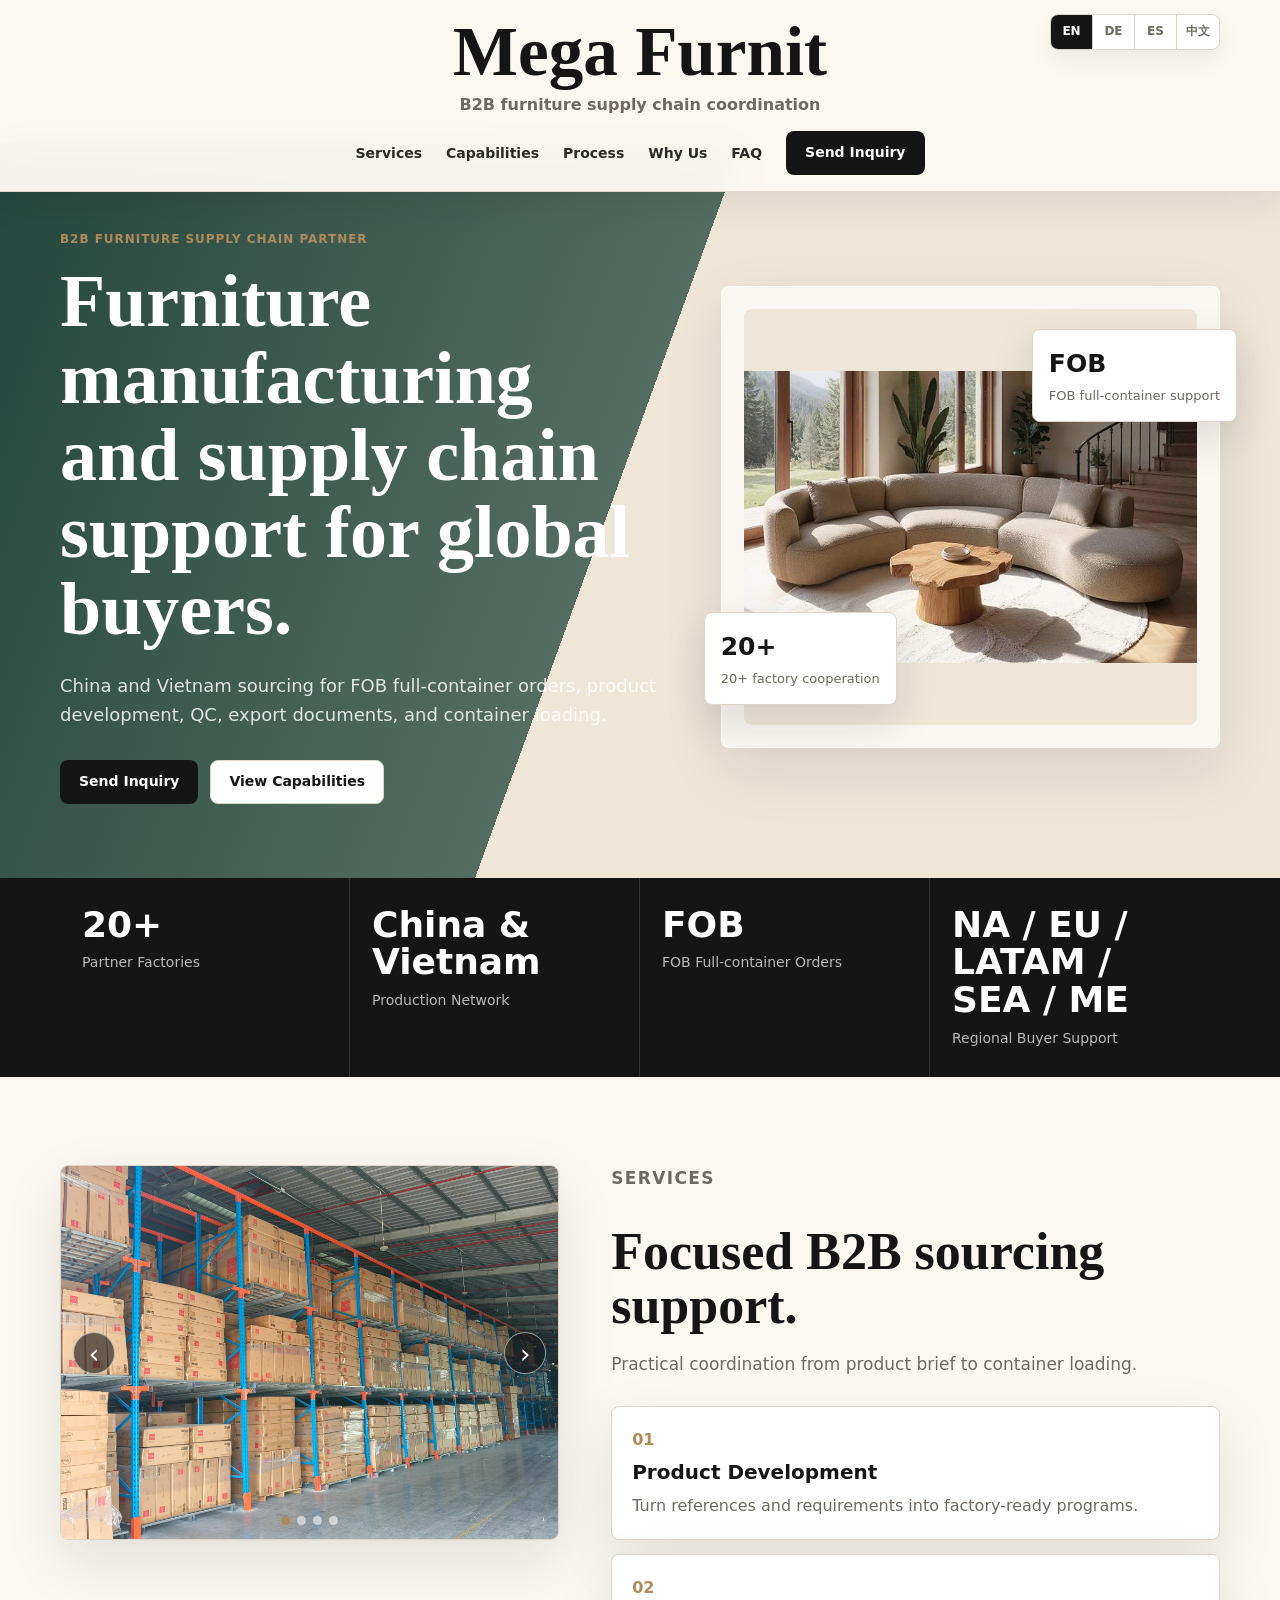
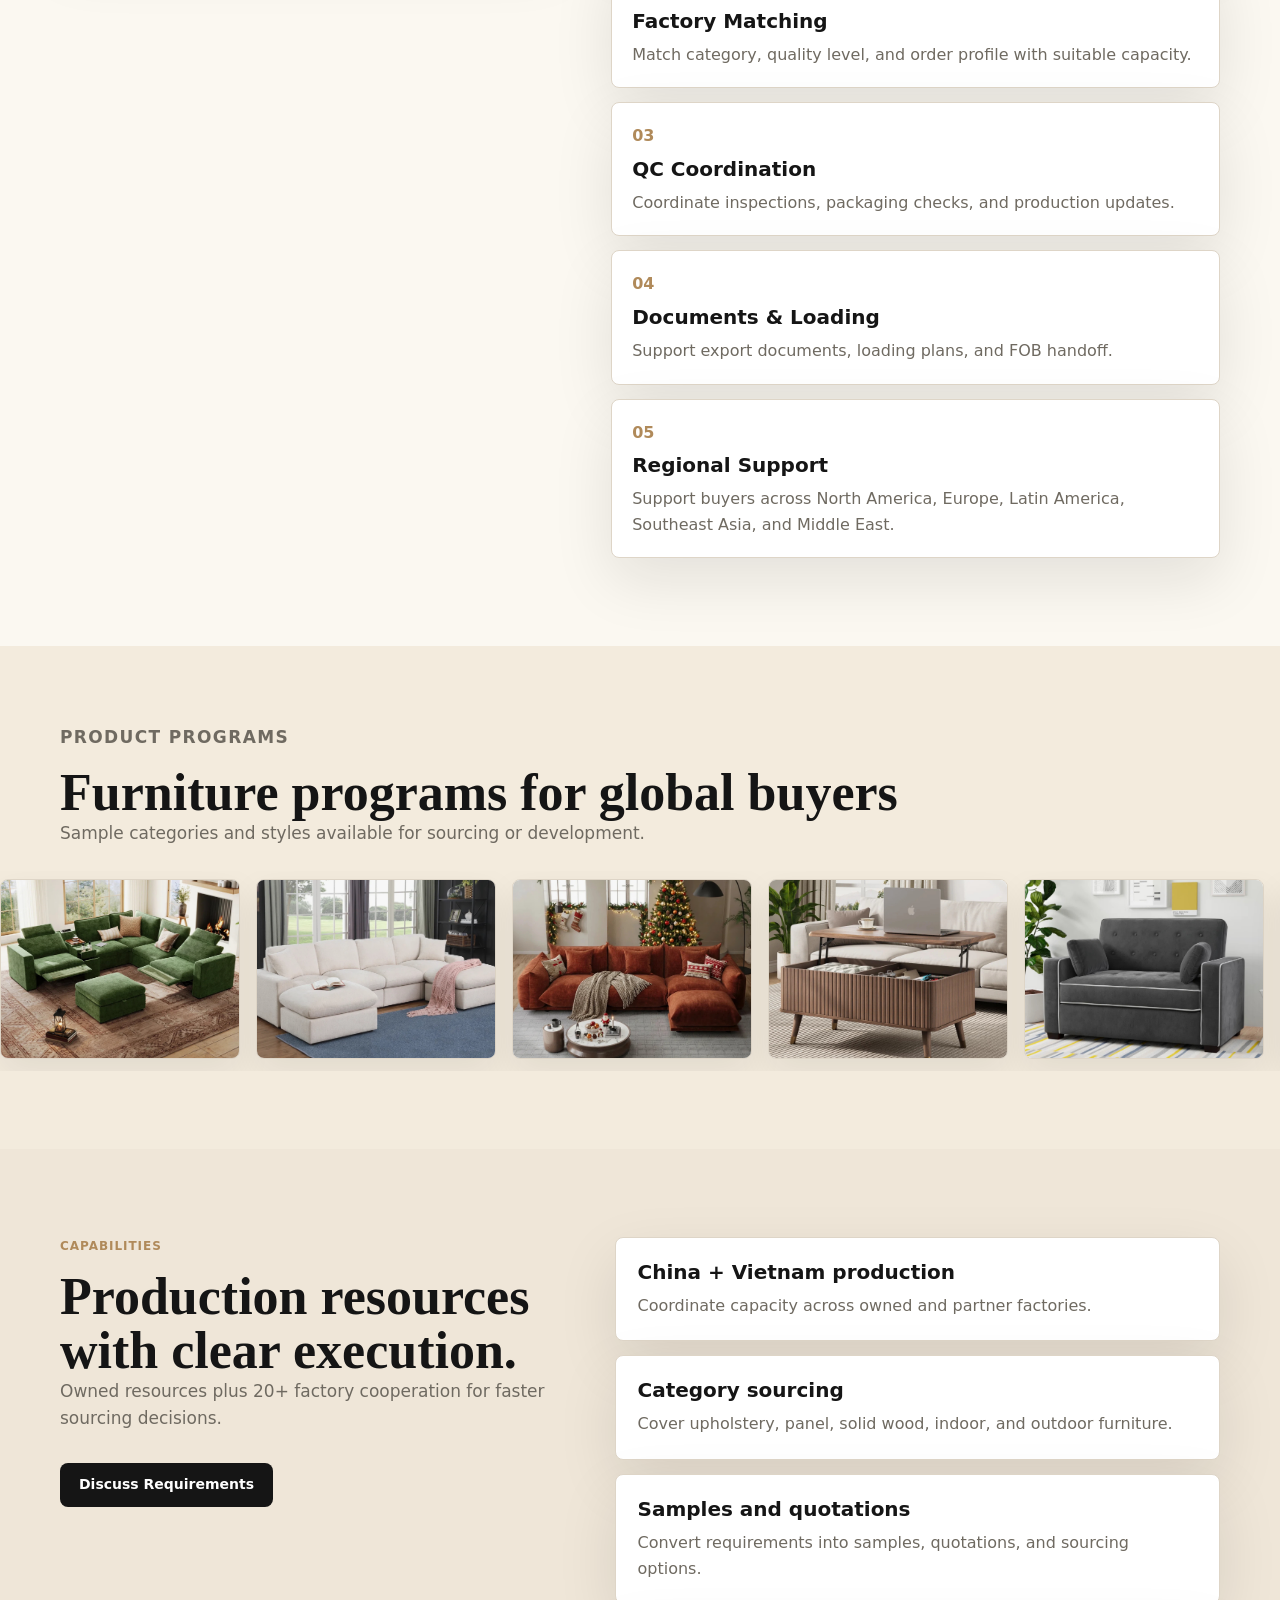
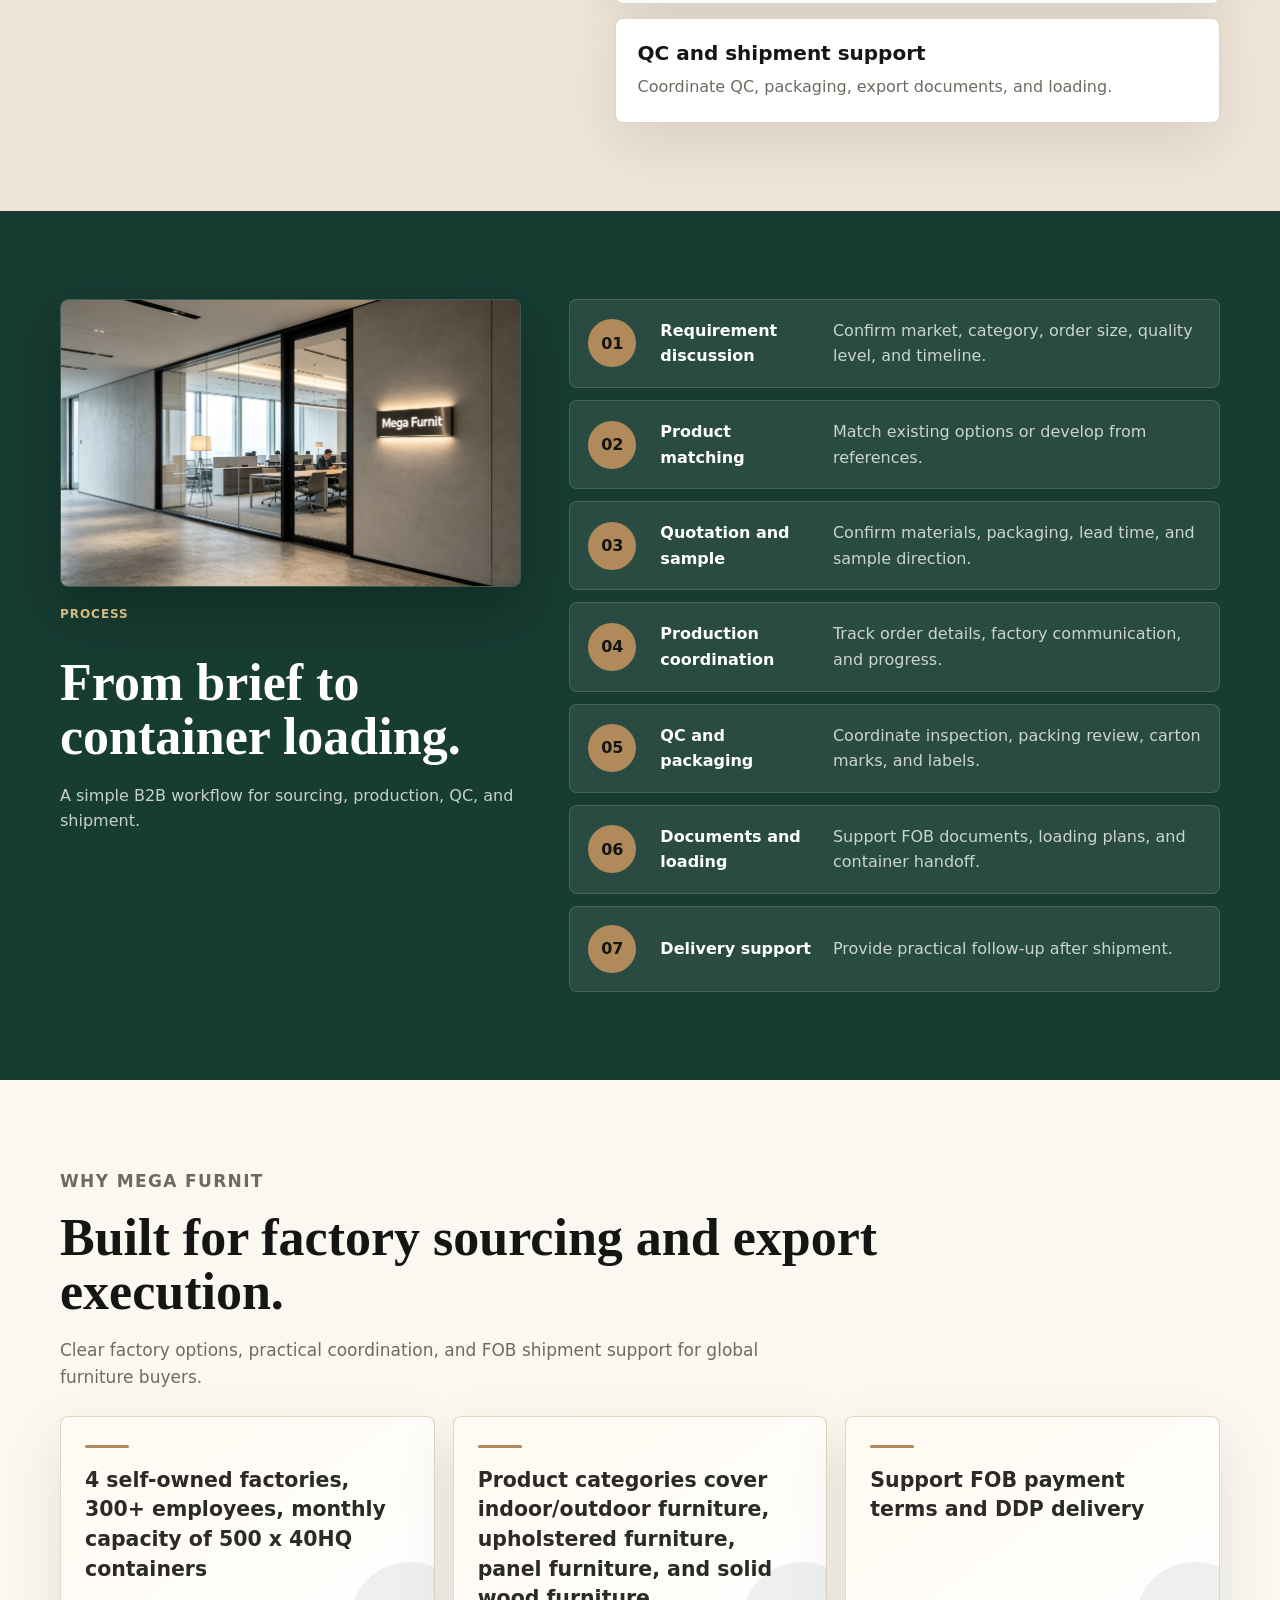
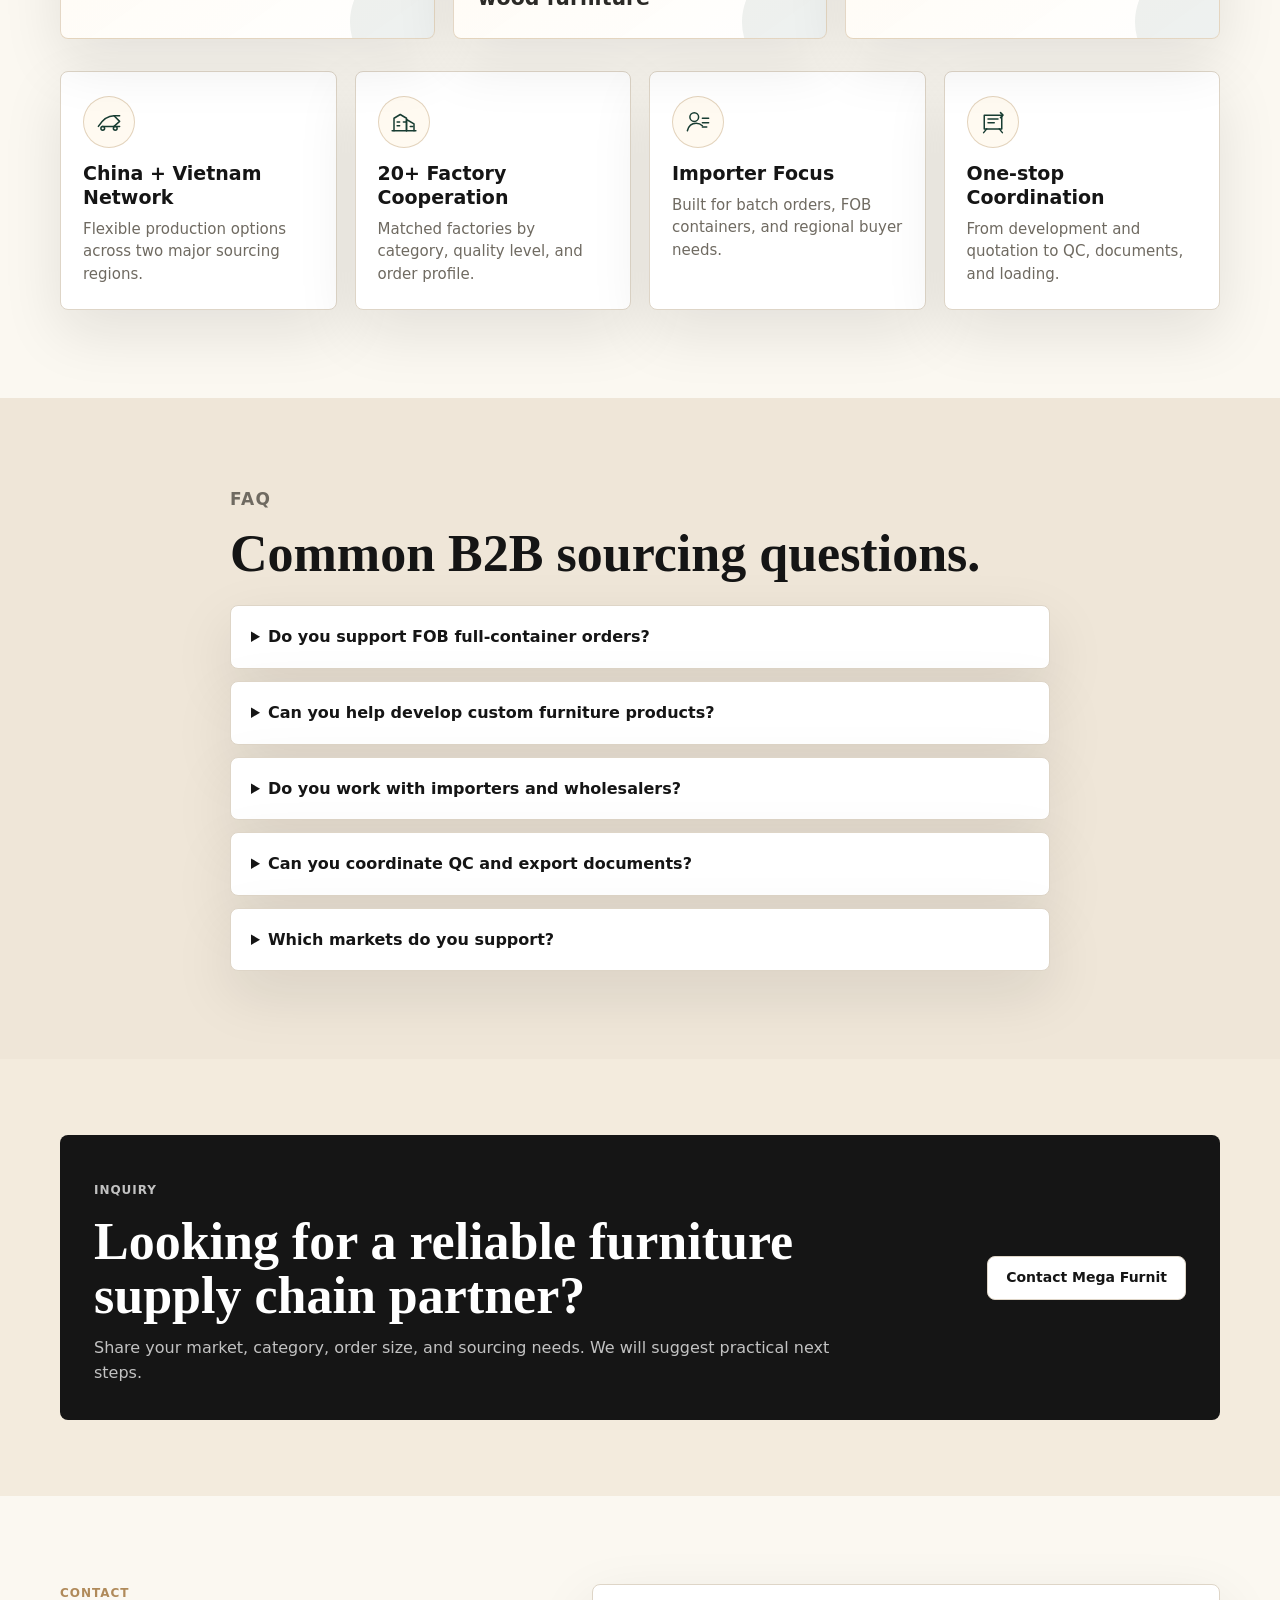
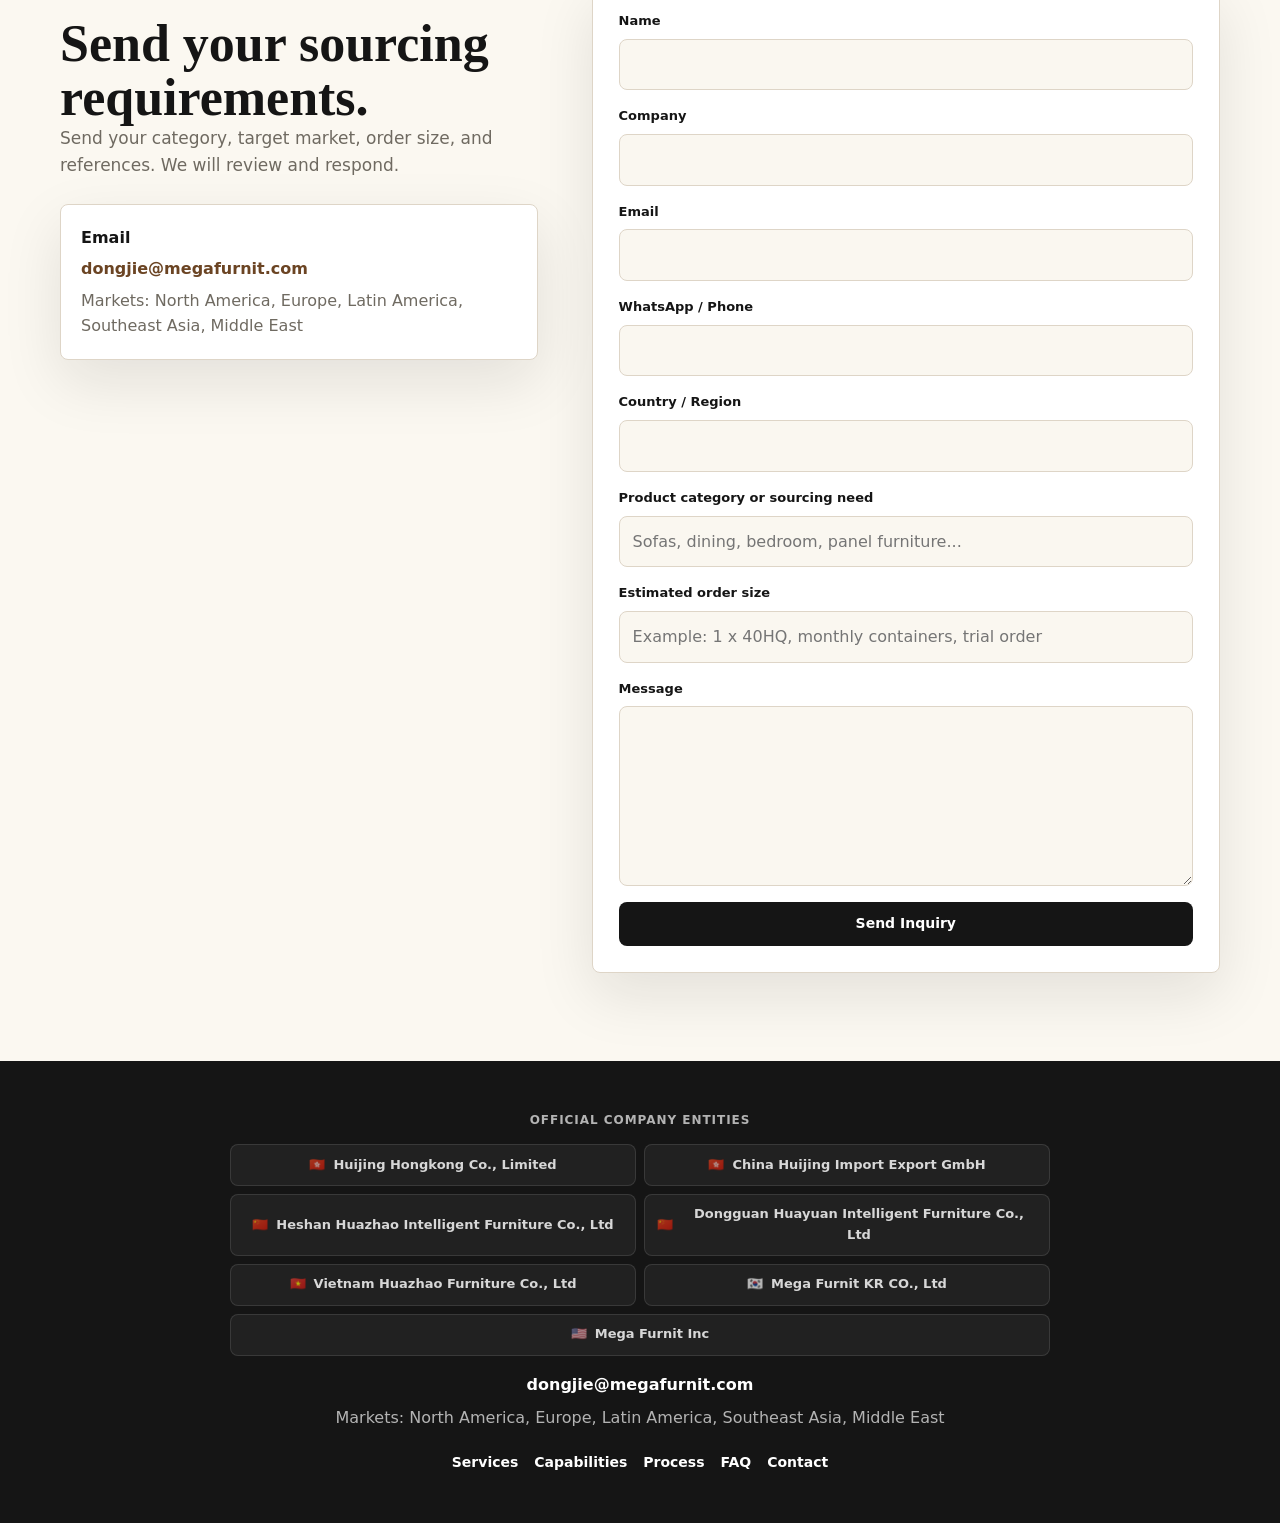
<file: index.html>
<!doctype html>
<html lang="en">
<head>
  <meta charset="utf-8">
  <meta name="viewport" content="width=device-width, initial-scale=1">
  <title>Mega Furnit | Furniture Manufacturing & Supply Chain Support</title>
  <meta name="description" content="Mega Furnit provides B2B furniture manufacturing and supply chain support across China, Vietnam, and 20+ partner factories for global importers, wholesalers, retailers, and distributors.">
  <link rel="canonical" href="https://megafurnit.com/">
  <meta property="og:title" content="Mega Furnit | Furniture Manufacturing & Supply Chain Support">
  <meta property="og:description" content="Professional furniture manufacturing and supply chain coordination for global B2B buyers, FOB full-container orders, product development, QC, export documents, and loading support.">
  <meta property="og:type" content="website">
  <meta property="og:url" content="https://megafurnit.com/">
  <meta property="og:image" content="https://megafurnit.com/assets/images/placeholder-furniture.svg">
  <meta name="twitter:card" content="summary_large_image">
  <link rel="icon" type="image/png" href="assets/images/favicon.png">
  <link rel="apple-touch-icon" href="assets/images/favicon.png">
  <link rel="stylesheet" href="assets/css/styles.css">
</head>
<body>
  <a class="skip-link" href="#main" data-i18n="skipLink">Skip to content</a>
  <header class="site-header">
    <div class="language-switcher" aria-label="Language selector">
      <button type="button" data-lang="en" aria-pressed="true">EN</button>
      <button type="button" data-lang="de" aria-pressed="false">DE</button>
      <button type="button" data-lang="es" aria-pressed="false">ES</button>
      <button type="button" data-lang="zh" aria-pressed="false">中文</button>
    </div>
    <nav class="nav container" aria-label="Primary navigation">
      <a class="brand" href="#top" aria-label="Mega Furnit home">
        <strong>Mega Furnit</strong>
        <span data-i18n="brandSubtitle">B2B furniture supply chain coordination</span>
      </a>
      <button class="nav-toggle" type="button" aria-expanded="false" aria-controls="primary-menu" data-i18n="menu">Menu</button>
      <div class="nav-links" id="primary-menu">
        <a href="#services" data-i18n="navServices">Services</a>
        <a href="#capabilities" data-i18n="navCapabilities">Capabilities</a>
        <a href="#process" data-i18n="navProcess">Process</a>
        <a href="#why" data-i18n="navWhy">Why Us</a>
        <a href="#faq" data-i18n="navFaq">FAQ</a>
        <a class="btn btn-primary" href="#inquiry" data-i18n="sendInquiry">Send Inquiry</a>
      </div>
    </nav>
  </header>

  <main id="main">
    <section class="hero" id="top">
      <div class="container hero-grid">
        <div class="hero-copy">
          <p class="eyebrow" data-i18n="heroEyebrow">B2B furniture supply chain partner</p>
          <h1 data-i18n="heroTitle">Furniture manufacturing and supply chain support for global buyers.</h1>
          <p class="hero-text" data-i18n="heroText">China and Vietnam sourcing for FOB full-container orders, product development, QC, export documents, and container loading.</p>
          <div class="actions">
            <a class="btn btn-primary" href="#inquiry" data-i18n="sendInquiry">Send Inquiry</a>
            <a class="btn btn-secondary" href="#capabilities" data-i18n="viewCapabilities">View Capabilities</a>
          </div>
        </div>
        <div class="hero-visual" aria-label="Furniture manufacturing and container supply chain visual">
          <img src="assets/images/placeholder-furniture.svg" data-expected-src="assets/images/hero-sofa.jpg" alt="Sofa program visual for Mega Furnit supply chain support">
          <div class="visual-card visual-card-top">
            <strong>FOB</strong>
            <span data-i18n="heroCardTop">FOB full-container support</span>
          </div>
          <div class="visual-card visual-card-bottom">
            <strong>20+</strong>
            <span data-i18n="heroCardBottom">20+ factory cooperation</span>
          </div>
        </div>
      </div>
    </section>

    <section class="numbers" aria-label="Core company numbers">
      <div class="container number-grid">
        <article>
          <strong>20+</strong>
          <span data-i18n="metricFactories">Partner Factories</span>
        </article>
        <article>
          <strong data-i18n="metricNetworkTitle">China & Vietnam</strong>
          <span data-i18n="metricNetwork">Production Network</span>
        </article>
        <article>
          <strong>FOB</strong>
          <span data-i18n="metricFob">FOB Full-container Orders</span>
        </article>
        <article>
          <strong data-i18n="metricRegionsShort">NA / EU / LATAM / SEA / ME</strong>
          <span data-i18n="metricRegions">Regional Buyer Support</span>
        </article>
      </div>
    </section>

    <section class="section services-section" id="services">
      <div class="container services-layout">
        <div class="carousel" data-carousel>
          <div class="carousel-track">
            <button class="carousel-slide is-active" type="button" data-lightbox-src="assets/images/placeholder-furniture.svg" data-expected-src="assets/images/factory-warehouse-01.jpg">
              <img src="assets/images/placeholder-furniture.svg" alt="Warehouse shelves with boxes placeholder">
            </button>
            <button class="carousel-slide" type="button" data-lightbox-src="assets/images/placeholder-furniture.svg" data-expected-src="assets/images/factory-wood-frame-01.jpg">
              <img src="assets/images/placeholder-furniture.svg" alt="Wooden frame and packaging production placeholder">
            </button>
            <button class="carousel-slide" type="button" data-lightbox-src="assets/images/placeholder-furniture.svg" data-expected-src="assets/images/factory-sewing-01.jpg">
              <img src="assets/images/placeholder-furniture.svg" alt="Sewing workshop placeholder">
            </button>
            <button class="carousel-slide" type="button" data-lightbox-src="assets/images/placeholder-furniture.svg" data-expected-src="assets/images/factory-wood-panel-01.jpg">
              <img src="assets/images/placeholder-furniture.svg" alt="Wooden panel and pallet production placeholder">
            </button>
          </div>
          <button class="carousel-control carousel-prev" type="button" data-carousel-prev aria-label="Previous image">&lsaquo;</button>
          <button class="carousel-control carousel-next" type="button" data-carousel-next aria-label="Next image">&rsaquo;</button>
          <div class="carousel-dots" aria-label="Carousel slide controls"></div>
        </div>

        <div class="services-copy">
          <p class="eyebrow" data-i18n="servicesEyebrow">Services</p>
          <h2 data-i18n="servicesTitle">Focused B2B sourcing support.</h2>
          <p data-i18n="servicesText">Practical coordination from product brief to container loading.</p>
          <div class="service-list">
            <article><span>01</span><h3 data-i18n="serviceOneTitle">Product Development</h3><p data-i18n="serviceOneText">Turn references and requirements into factory-ready programs.</p></article>
            <article><span>02</span><h3 data-i18n="serviceTwoTitle">Factory Matching</h3><p data-i18n="serviceTwoText">Match category, quality level, and order profile with suitable capacity.</p></article>
            <article><span>03</span><h3 data-i18n="serviceThreeTitle">QC Coordination</h3><p data-i18n="serviceThreeText">Coordinate inspection points, packaging checks, and production updates.</p></article>
            <article><span>04</span><h3 data-i18n="serviceFourTitle">Documents & Loading</h3><p data-i18n="serviceFourText">Support export documents, loading plans, and FOB handoff.</p></article>
            <article><span>05</span><h3 data-i18n="serviceFiveTitle">Regional Support</h3><p data-i18n="serviceFiveText">Support buyers across North America, Europe, Latin America, Southeast Asia, and Middle East.</p></article>
          </div>
        </div>
      </div>
    </section>

    <section class="product-strip-section" id="product-programs">
      <div class="container">
        <div class="section-head single">
          <p class="eyebrow" data-i18n="productsEyebrow">Product programs</p>
          <h2 data-i18n="productsTitle">Furniture programs for global buyers</h2>
          <p data-i18n="productsText">Sample categories and styles available for sourcing or development.</p>
        </div>
      </div>
      <div class="product-strip" aria-label="Furniture product image strip">
        <button type="button" data-lightbox-src="assets/images/placeholder-furniture.svg" data-expected-src="assets/images/product-sofa-green-sectional.jpg"><img src="assets/images/placeholder-furniture.svg" alt="Green sectional sofa placeholder"></button>
        <button type="button" data-lightbox-src="assets/images/placeholder-furniture.svg" data-expected-src="assets/images/product-sofa-white-sectional.jpg"><img src="assets/images/placeholder-furniture.svg" alt="White sectional sofa placeholder"></button>
        <button type="button" data-lightbox-src="assets/images/placeholder-furniture.svg" data-expected-src="assets/images/product-sofa-red-holiday.jpg"><img src="assets/images/placeholder-furniture.svg" alt="Red holiday sofa placeholder"></button>
        <button type="button" data-lightbox-src="assets/images/placeholder-furniture.svg" data-expected-src="assets/images/product-coffee-table-lift.jpg"><img src="assets/images/placeholder-furniture.svg" alt="Lift-top coffee table placeholder"></button>
        <button type="button" data-lightbox-src="assets/images/placeholder-furniture.svg" data-expected-src="assets/images/product-sofa-bed-gray.jpg"><img src="assets/images/placeholder-furniture.svg" alt="Gray sofa bed placeholder"></button>
        <button type="button" data-lightbox-src="assets/images/placeholder-furniture.svg" data-expected-src="assets/images/product-sofa-bed-brown.jpg"><img src="assets/images/placeholder-furniture.svg" alt="Dark sofa bed placeholder"></button>
        <button type="button" data-lightbox-src="assets/images/placeholder-furniture.svg" data-expected-src="assets/images/product-accent-chair-green.jpg"><img src="assets/images/placeholder-furniture.svg" alt="Green accent chair placeholder"></button>
        <button type="button" data-lightbox-src="assets/images/placeholder-furniture.svg" data-expected-src="assets/images/product-dining-set-green.jpg"><img src="assets/images/placeholder-furniture.svg" alt="Dining table and chairs placeholder"></button>
        <button type="button" data-lightbox-src="assets/images/placeholder-furniture.svg" data-expected-src="assets/images/product-glass-coffee-table.jpg"><img src="assets/images/placeholder-furniture.svg" alt="Glass coffee table placeholder"></button>
      </div>
    </section>

    <section class="section section-split" id="capabilities">
      <div class="container split-grid">
        <div>
          <p class="eyebrow" data-i18n="capabilitiesEyebrow">Capabilities</p>
          <h2 data-i18n="capabilitiesTitle">Production resources with clear execution.</h2>
          <p class="lead" data-i18n="capabilitiesText">Owned resources plus 20+ factory cooperation for faster sourcing decisions.</p>
          <div class="actions">
            <a class="btn btn-primary" href="#inquiry" data-i18n="discussRequirements">Discuss Requirements</a>
          </div>
        </div>
        <div class="capability-list">
          <article><h3 data-i18n="capOneTitle">China + Vietnam production</h3><p data-i18n="capOneText">Coordinate capacity across owned and partner factories.</p></article>
          <article><h3 data-i18n="capTwoTitle">Category sourcing</h3><p data-i18n="capTwoText">Cover upholstery, panel, solid wood, indoor, and outdoor furniture.</p></article>
          <article><h3 data-i18n="capThreeTitle">Samples and quotations</h3><p data-i18n="capThreeText">Convert requirements into samples, quotations, and sourcing options.</p></article>
          <article><h3 data-i18n="capFourTitle">QC and shipment support</h3><p data-i18n="capFourText">Coordinate QC, packaging, export documents, and loading.</p></article>
        </div>
      </div>
    </section>

    <section class="section process-section" id="process">
      <div class="container process-grid">
        <div class="process-intro">
          <img src="assets/images/placeholder-furniture.svg" data-expected-src="assets/images/office-mega-furnit-front.jpg" alt="Mega Furnit office front placeholder">
          <p class="eyebrow" data-i18n="processEyebrow">Process</p>
          <h2 data-i18n="processTitle">From brief to container loading.</h2>
          <p data-i18n="processText">A simple B2B workflow for sourcing, production, QC, and shipment.</p>
        </div>
        <ol class="process-list">
          <li><span>01</span><strong data-i18n="stepOneTitle">Requirement discussion</strong><p data-i18n="stepOneText">Confirm market, category, order size, quality level, and timeline.</p></li>
          <li><span>02</span><strong data-i18n="stepTwoTitle">Product matching</strong><p data-i18n="stepTwoText">Match existing options or develop from references.</p></li>
          <li><span>03</span><strong data-i18n="stepThreeTitle">Quotation and sample</strong><p data-i18n="stepThreeText">Confirm materials, packaging, lead time, and sample direction.</p></li>
          <li><span>04</span><strong data-i18n="stepFourTitle">Production coordination</strong><p data-i18n="stepFourText">Track order details, factory communication, and progress.</p></li>
          <li><span>05</span><strong data-i18n="stepFiveTitle">QC and packaging</strong><p data-i18n="stepFiveText">Coordinate inspection, packing review, carton marks, and labels.</p></li>
          <li><span>06</span><strong data-i18n="stepSixTitle">Documents and loading</strong><p data-i18n="stepSixText">Support FOB documents, loading plans, and container handoff.</p></li>
          <li><span>07</span><strong data-i18n="stepSevenTitle">Delivery support</strong><p data-i18n="stepSevenText">Provide practical follow-up after shipment.</p></li>
        </ol>
      </div>
    </section>

    <section class="section why-section" id="why">
      <div class="container">
        <div class="section-head single why-intro">
          <p class="eyebrow" data-i18n="whyEyebrow">Why Mega Furnit</p>
          <h2 data-i18n="whyTitle">Built for factory sourcing and export execution.</h2>
          <p data-i18n="whyText">Clear factory options, practical coordination, and FOB shipment support for global furniture buyers.</p>
        </div>
        <ul class="why-summary-grid" data-i18n-list="whySummary" aria-label="Mega Furnit capability summary">
          <li>4 self-owned factories, 300+ employees, monthly capacity of 500 x 40HQ containers</li>
          <li>Product categories cover indoor/outdoor furniture, upholstered furniture, panel furniture, and solid wood furniture</li>
          <li>Support FOB payment terms and DDP delivery</li>
        </ul>
        <div class="reason-grid">
          <article class="reason-card"><span class="reason-icon" aria-hidden="true"><svg viewBox="0 0 48 48" focusable="false"><path d="M7 31c7-11 15-17 25-17h9"/><path d="M13 31h28"/><path d="M32 14l9 9-9 8"/><circle cx="14" cy="34" r="3"/><circle cx="34" cy="34" r="3"/></svg></span><h3 data-i18n="whyOneTitle">China + Vietnam Network</h3><p data-i18n="whyOneText">Flexible production options across two major sourcing regions.</p></article>
          <article class="reason-card"><span class="reason-icon" aria-hidden="true"><svg viewBox="0 0 48 48" focusable="false"><path d="M8 38V18l10-6 10 6v20"/><path d="M28 38V20l12 7v11"/><path d="M13 24h4M13 30h4M23 24h4M34 31h4"/><path d="M5 38h38"/></svg></span><h3 data-i18n="whyTwoTitle">20+ Factory Cooperation</h3><p data-i18n="whyTwoText">Matched factories by category, quality level, and order profile.</p></article>
          <article class="reason-card"><span class="reason-icon" aria-hidden="true"><svg viewBox="0 0 48 48" focusable="false"><circle cx="18" cy="16" r="7"/><path d="M7 38c2-8 7-12 14-12 4 0 7 1 10 4"/><path d="M31 18h10M31 25h10M31 32h7"/></svg></span><h3 data-i18n="whyThreeTitle">Importer Focus</h3><p data-i18n="whyThreeText">Built for batch orders, FOB containers, and regional buyer needs.</p></article>
          <article class="reason-card"><span class="reason-icon" aria-hidden="true"><svg viewBox="0 0 48 48" focusable="false"><path d="M10 13h28v22H10z"/><path d="M16 19h16M16 25h10"/><path d="M14 35l-5 6M34 35l5 6"/><path d="M36 9l4 4-4 4"/></svg></span><h3 data-i18n="whyFourTitle">One-stop Coordination</h3><p data-i18n="whyFourText">From development and quotation to QC, documents, and loading.</p></article>
        </div>
      </div>
    </section>

    <section class="section faq-section" id="faq">
      <div class="container narrow">
        <div class="section-head single">
          <p class="eyebrow" data-i18n="faqEyebrow">FAQ</p>
          <h2 data-i18n="faqTitle">Common B2B sourcing questions.</h2>
        </div>
        <div class="faq-list">
          <details><summary data-i18n="faqOneQ">Do you support FOB full-container orders?</summary><p data-i18n="faqOneA">Yes. We coordinate FOB full-container orders from production to loading.</p></details>
          <details><summary data-i18n="faqTwoQ">Can you help develop custom furniture products?</summary><p data-i18n="faqTwoA">Yes. We turn references, specs, and target needs into factory-ready development.</p></details>
          <details><summary data-i18n="faqThreeQ">Do you work with importers and wholesalers?</summary><p data-i18n="faqThreeA">Yes. We serve importers, wholesalers, retailers, distributors, and sourcing teams.</p></details>
          <details><summary data-i18n="faqFourQ">Can you coordinate QC and export documents?</summary><p data-i18n="faqFourA">Yes. We coordinate QC, packaging checks, export documents, and loading.</p></details>
          <details><summary data-i18n="faqFiveQ">Which markets do you support?</summary><p data-i18n="faqFiveA">We support North America, Europe, Latin America, Southeast Asia, Middle East, and other international markets.</p></details>
        </div>
      </div>
    </section>

    <section class="inquiry-cta" id="inquiry">
      <div class="container cta-panel">
        <div>
          <p class="eyebrow" data-i18n="inquiryEyebrow">Inquiry</p>
          <h2 data-i18n="inquiryTitle">Looking for a reliable furniture supply chain partner?</h2>
          <p data-i18n="inquiryText">Share your market, category, order size, and sourcing needs. We will suggest practical next steps.</p>
        </div>
        <a class="btn btn-secondary" href="#contact" data-i18n="contactMega">Contact Mega Furnit</a>
      </div>
    </section>

    <section class="section contact-section" id="contact">
      <div class="container contact-grid">
        <div>
          <p class="eyebrow" data-i18n="contactEyebrow">Contact</p>
          <h2 data-i18n="contactTitle">Send your sourcing requirements.</h2>
          <p class="lead" data-i18n="contactText">Send your category, target market, order size, and references. We will review and respond.</p>
          <div class="contact-note">
            <strong data-i18n="emailLabel">Email</strong>
            <a href="mailto:dongjie@megafurnit.com">dongjie@megafurnit.com</a>
            <span data-i18n="marketsLine">Markets: North America, Europe, Latin America, Southeast Asia, Middle East</span>
          </div>
        </div>

        <form class="contact-form" name="inquiry" method="POST" data-netlify="true" netlify-honeypot="bot-field" action="/thank-you.html">
          <input type="hidden" name="form-name" value="inquiry">
          <p class="hidden">
            <label>Don't fill this out if you're human: <input name="bot-field"></label>
          </p>

          <div class="field"><label for="name" data-i18n="formName">Name</label><input id="name" name="name" type="text" autocomplete="name" required></div>
          <div class="field"><label for="company" data-i18n="formCompany">Company</label><input id="company" name="company" type="text" autocomplete="organization"></div>
          <div class="field"><label for="email" data-i18n="formEmail">Email</label><input id="email" name="email" type="email" autocomplete="email" required></div>
          <div class="field"><label for="phone" data-i18n="formPhone">WhatsApp / Phone</label><input id="phone" name="phone" type="text" autocomplete="tel"></div>
          <div class="field"><label for="country" data-i18n="formCountry">Country / Region</label><input id="country" name="country" type="text" autocomplete="country-name"></div>
          <div class="field"><label for="category" data-i18n="formCategory">Product category or sourcing need</label><input id="category" name="category" type="text" data-i18n-placeholder="formCategoryPlaceholder" placeholder="Sofas, dining, bedroom, panel furniture..."></div>
          <div class="field"><label for="order-size" data-i18n="formOrderSize">Estimated order size</label><input id="order-size" name="order-size" type="text" data-i18n-placeholder="formOrderPlaceholder" placeholder="Example: 1 x 40HQ, monthly containers, trial order"></div>
          <div class="field"><label for="message" data-i18n="formMessage">Message</label><textarea id="message" name="message" rows="6" required></textarea></div>
          <button class="btn btn-primary" type="submit" data-i18n="sendInquiry">Send Inquiry</button>
        </form>
      </div>
    </section>
  </main>

  <footer class="site-footer">
    <div class="container footer-centered">
      <div class="footer-entities">
        <p class="footer-entities-title" data-i18n="footerEntitiesTitle">Official Company Entities</p>
        <ul class="company-entity-list" aria-label="Official company entities">
          <li><span aria-hidden="true">🇭🇰</span> Huijing Hongkong Co., Limited</li>
          <li><span aria-hidden="true">🇭🇰</span> China Huijing Import Export GmbH</li>
          <li><span aria-hidden="true">🇨🇳</span> Heshan Huazhao Intelligent Furniture Co., Ltd</li>
          <li><span aria-hidden="true">🇨🇳</span> Dongguan Huayuan Intelligent Furniture Co., Ltd</li>
          <li><span aria-hidden="true">🇻🇳</span> Vietnam Huazhao Furniture Co., Ltd</li>
          <li><span aria-hidden="true">🇰🇷</span> Mega Furnit KR CO., Ltd</li>
          <li><span aria-hidden="true">🇺🇸</span> Mega Furnit Inc</li>
        </ul>
      </div>
      <a href="mailto:dongjie@megafurnit.com">dongjie@megafurnit.com</a>
      <span data-i18n="marketsLine">Markets: North America, Europe, Latin America, Southeast Asia, Middle East</span>
      <nav aria-label="Footer navigation">
        <a href="#services" data-i18n="navServices">Services</a>
        <a href="#capabilities" data-i18n="navCapabilities">Capabilities</a>
        <a href="#process" data-i18n="navProcess">Process</a>
        <a href="#faq" data-i18n="navFaq">FAQ</a>
        <a href="#contact" data-i18n="navContact">Contact</a>
      </nav>
    </div>
  </footer>

  <div class="lightbox" data-lightbox hidden>
    <button class="lightbox-close" type="button" data-lightbox-close aria-label="Close image">&times;</button>
    <img src="assets/images/placeholder-furniture.svg" alt="" data-lightbox-image>
  </div>

  <script src="assets/js/app.js"></script>
</body>
</html>
</file>
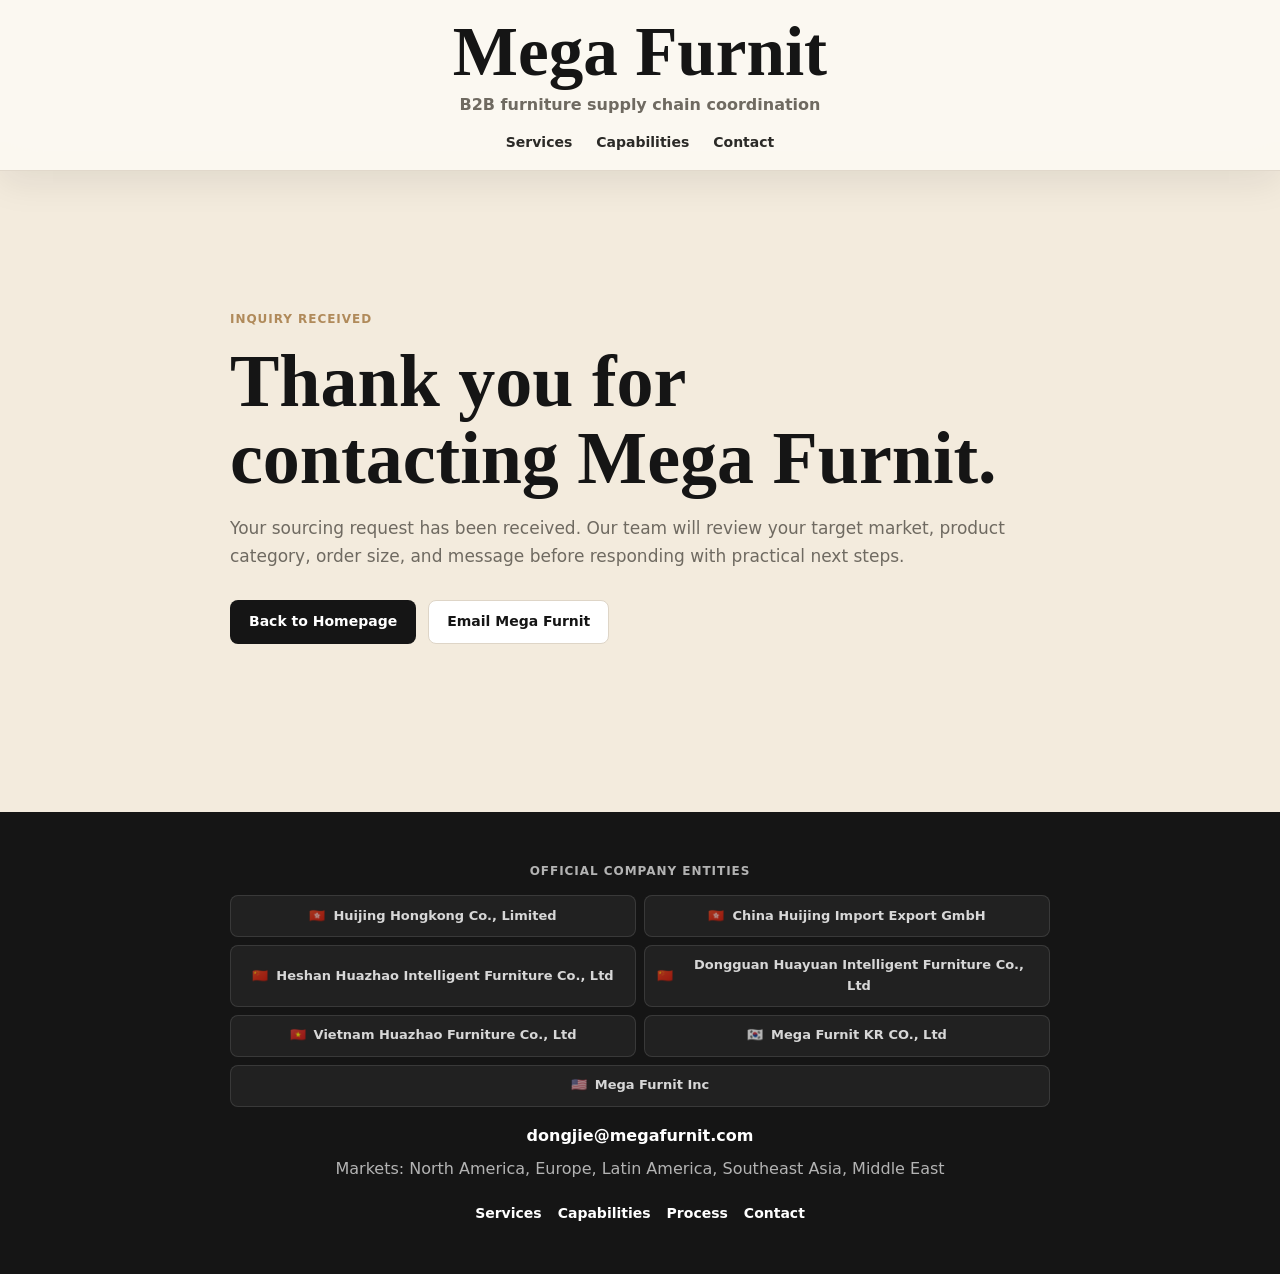
<file: thank-you.html>
<!doctype html>
<html lang="en">
<head>
  <meta charset="utf-8">
  <meta name="viewport" content="width=device-width, initial-scale=1">
  <title>Thank You | Mega Furnit</title>
  <meta name="description" content="Thank you for contacting Mega Furnit. We will review your B2B furniture sourcing inquiry and respond with next steps.">
  <meta name="robots" content="noindex, follow">
  <link rel="canonical" href="https://megafurnit.com/thank-you.html">
  <link rel="icon" type="image/png" href="assets/images/favicon.png">
  <link rel="apple-touch-icon" href="assets/images/favicon.png">
  <link rel="stylesheet" href="assets/css/styles.css">
</head>
<body>
  <a class="skip-link" href="#main">Skip to content</a>
  <header class="site-header">
    <nav class="nav container" aria-label="Primary navigation">
      <a class="brand" href="index.html">
        <strong>Mega Furnit</strong>
        <span>B2B furniture supply chain coordination</span>
      </a>
      <div class="nav-links is-simple">
        <a href="index.html#services">Services</a>
        <a href="index.html#capabilities">Capabilities</a>
        <a href="index.html#contact">Contact</a>
      </div>
    </nav>
  </header>

  <main id="main">
    <section class="thank-you">
      <div class="container narrow">
        <p class="eyebrow">Inquiry received</p>
        <h1>Thank you for contacting Mega Furnit.</h1>
        <p class="lead">Your sourcing request has been received. Our team will review your target market, product category, order size, and message before responding with practical next steps.</p>
        <div class="actions">
          <a class="btn btn-primary" href="index.html">Back to Homepage</a>
          <a class="btn btn-secondary" href="mailto:dongjie@megafurnit.com">Email Mega Furnit</a>
        </div>
      </div>
    </section>
  </main>

  <footer class="site-footer">
    <div class="container footer-centered">
      <div class="footer-entities">
        <p class="footer-entities-title">Official Company Entities</p>
        <ul class="company-entity-list" aria-label="Official company entities">
          <li><span aria-hidden="true">🇭🇰</span> Huijing Hongkong Co., Limited</li>
          <li><span aria-hidden="true">🇭🇰</span> China Huijing Import Export GmbH</li>
          <li><span aria-hidden="true">🇨🇳</span> Heshan Huazhao Intelligent Furniture Co., Ltd</li>
          <li><span aria-hidden="true">🇨🇳</span> Dongguan Huayuan Intelligent Furniture Co., Ltd</li>
          <li><span aria-hidden="true">🇻🇳</span> Vietnam Huazhao Furniture Co., Ltd</li>
          <li><span aria-hidden="true">🇰🇷</span> Mega Furnit KR CO., Ltd</li>
          <li><span aria-hidden="true">🇺🇸</span> Mega Furnit Inc</li>
        </ul>
      </div>
      <a href="mailto:dongjie@megafurnit.com">dongjie@megafurnit.com</a>
      <span>Markets: North America, Europe, Latin America, Southeast Asia, Middle East</span>
      <nav aria-label="Footer navigation">
        <a href="index.html#services">Services</a>
        <a href="index.html#capabilities">Capabilities</a>
        <a href="index.html#process">Process</a>
        <a href="index.html#contact">Contact</a>
      </nav>
    </div>
  </footer>
</body>
</html>
</file>
<file: assets/css/styles.css>
:root {
  --linen: #f3ebdd;
  --warm-linen: #efe6d8;
  --paper: #fbf8f1;
  --panel: #ffffff;
  --ink: #151515;
  --soft-ink: #2b2a27;
  --muted: #6f6a61;
  --line: #ded5c7;
  --green: #173c32;
  --green-2: #254f42;
  --walnut: #6b4423;
  --gold: #b08a5a;
  --shadow: 0 22px 60px rgba(21, 21, 21, 0.1);
  --radius: 8px;
  --container: 1160px;
  --header-offset: 142px;
  --font-body: Inter, ui-sans-serif, system-ui, -apple-system, BlinkMacSystemFont, "Segoe UI", Arial, sans-serif;
  --font-heading: Georgia, "Times New Roman", serif;
}

* {
  box-sizing: border-box;
}

html {
  scroll-behavior: smooth;
}

body {
  margin: 0;
  color: var(--ink);
  background: var(--paper);
  font-family: var(--font-body);
  line-height: 1.6;
}

img {
  display: block;
  max-width: 100%;
}

a {
  color: inherit;
  text-decoration: none;
}

button,
input,
textarea {
  font: inherit;
}

.container {
  width: min(var(--container), calc(100% - 40px));
  margin: 0 auto;
}

.narrow {
  width: min(820px, calc(100% - 40px));
}

.skip-link {
  position: absolute;
  left: 16px;
  top: -48px;
  z-index: 1100;
  padding: 10px 14px;
  background: var(--ink);
  color: #fff;
  border-radius: var(--radius);
}

.skip-link:focus {
  top: 12px;
}

.site-header {
  position: fixed;
  top: 0;
  left: 0;
  right: 0;
  z-index: 1000;
  background: rgba(251, 248, 241, 0.97);
  border-bottom: 1px solid rgba(222, 213, 199, 0.9);
  box-shadow: 0 12px 34px rgba(21, 21, 21, 0.08);
  backdrop-filter: blur(18px);
}

main {
  padding-top: var(--header-offset);
}

main > section[id] {
  scroll-margin-top: calc(var(--header-offset) + 18px);
}

.language-switcher {
  position: absolute;
  top: 14px;
  right: max(20px, calc((100vw - var(--container)) / 2));
  display: inline-flex;
  overflow: hidden;
  border: 1px solid var(--line);
  border-radius: var(--radius);
  background: #fff;
  box-shadow: 0 10px 24px rgba(21, 21, 21, 0.06);
}

.language-switcher button {
  min-width: 42px;
  height: 34px;
  border: 0;
  border-right: 1px solid var(--line);
  background: transparent;
  color: var(--muted);
  cursor: pointer;
  font-size: 12px;
  font-weight: 900;
}

.language-switcher button:last-child {
  border-right: 0;
}

.language-switcher button.is-active {
  background: var(--ink);
  color: #fff;
}

.nav {
  display: grid;
  justify-items: center;
  min-height: 142px;
  padding: 20px 0 16px;
  gap: 14px;
}

.brand {
  display: grid;
  justify-items: center;
  gap: 8px;
  text-align: center;
}

.brand strong {
  font-family: var(--font-heading);
  font-size: clamp(2.8rem, 5.4vw, 4.5rem);
  line-height: 0.92;
  letter-spacing: 0;
}

.brand span {
  color: var(--muted);
  font-size: clamp(13px, 1.25vw, 17px);
  font-weight: 650;
}

.nav-links {
  display: flex;
  align-items: center;
  justify-content: center;
  flex-wrap: wrap;
  gap: 24px;
  color: var(--soft-ink);
  font-size: 14px;
  font-weight: 900;
}

.nav-links a:not(.btn):hover,
.site-footer a:hover {
  color: var(--walnut);
}

.nav-toggle {
  display: none;
  min-height: 40px;
  padding: 8px 13px;
  border: 1px solid var(--line);
  border-radius: var(--radius);
  background: #fff;
  color: var(--ink);
  cursor: pointer;
  font-weight: 900;
}

.btn {
  display: inline-flex;
  align-items: center;
  justify-content: center;
  min-height: 44px;
  padding: 12px 18px;
  border: 1px solid transparent;
  border-radius: var(--radius);
  cursor: pointer;
  font-size: 14px;
  font-weight: 900;
  line-height: 1.1;
  text-align: center;
}

.btn-primary {
  background: var(--ink);
  color: #fff;
}

.btn-primary:hover {
  background: var(--green);
}

.btn-secondary {
  background: #fff;
  color: var(--ink);
  border-color: var(--line);
}

.btn-secondary:hover {
  border-color: var(--gold);
}

.hero {
  position: relative;
  overflow: hidden;
  padding: 88px 0 74px;
  background:
    linear-gradient(110deg, rgba(23, 60, 50, 0.94), rgba(23, 60, 50, 0.72) 48%, rgba(239, 230, 216, 0.95) 48%),
    var(--linen);
}

.hero-grid {
  display: grid;
  grid-template-columns: minmax(0, 0.98fr) minmax(360px, 0.82fr);
  gap: 64px;
  align-items: center;
}

.hero-copy {
  color: #fff;
}

.eyebrow {
  margin: 0 0 14px;
  color: var(--gold);
  font-size: 12px;
  font-weight: 900;
  letter-spacing: 0.08em;
  text-transform: uppercase;
}

h1,
h2 {
  margin: 0;
  font-family: var(--font-heading);
  line-height: 1.04;
  letter-spacing: 0;
}

h1 {
  max-width: 780px;
  font-size: clamp(42px, 6.4vw, 74px);
}

h2 {
  font-size: clamp(30px, 4.2vw, 52px);
}

h3 {
  margin: 0;
  font-size: 20px;
  line-height: 1.25;
}

p {
  margin: 0;
}

.hero-text {
  max-width: 720px;
  margin-top: 24px;
  color: rgba(255, 255, 255, 0.84);
  font-size: 18px;
}

.actions {
  display: flex;
  flex-wrap: wrap;
  gap: 12px;
  margin-top: 30px;
}

.hero-visual {
  position: relative;
  min-height: 460px;
  padding: 22px;
  background: rgba(255, 255, 255, 0.68);
  border: 1px solid rgba(255, 255, 255, 0.72);
  border-radius: var(--radius);
  box-shadow: var(--shadow);
}

.hero-visual img {
  width: 100%;
  height: 100%;
  min-height: 416px;
  object-fit: contain;
  border-radius: var(--radius);
  background: var(--warm-linen);
}

.visual-card {
  position: absolute;
  display: grid;
  gap: 2px;
  max-width: 220px;
  padding: 14px 16px;
  background: #fff;
  border: 1px solid var(--line);
  border-radius: var(--radius);
  box-shadow: 0 16px 42px rgba(21, 21, 21, 0.13);
}

.visual-card strong {
  font-size: 25px;
}

.visual-card span {
  color: var(--muted);
  font-size: 13px;
}

.visual-card-top {
  top: 42px;
  right: -18px;
}

.visual-card-bottom {
  left: -18px;
  bottom: 42px;
}

.numbers {
  background: var(--ink);
  color: #fff;
}

.number-grid {
  display: grid;
  grid-template-columns: repeat(4, 1fr);
}

.number-grid article {
  min-height: 132px;
  padding: 28px 22px;
  border-right: 1px solid rgba(255, 255, 255, 0.12);
}

.number-grid article:last-child {
  border-right: 0;
}

.number-grid strong {
  display: block;
  font-size: clamp(24px, 3vw, 36px);
  line-height: 1.05;
}

.number-grid span {
  display: block;
  margin-top: 8px;
  color: rgba(255, 255, 255, 0.7);
  font-size: 14px;
}

.section {
  padding: 88px 0;
}

.section-head {
  display: grid;
  grid-template-columns: minmax(0, 0.95fr) minmax(0, 1.05fr);
  gap: 48px;
  align-items: end;
  margin-bottom: 36px;
}

.section-head.single {
  display: block;
  margin-bottom: 24px;
}

.section-head > p,
.lead,
.services-copy > p {
  color: var(--muted);
  font-size: 17px;
}

.services-section {
  background: var(--paper);
}

.services-layout {
  display: grid;
  grid-template-columns: minmax(340px, 0.82fr) minmax(0, 1fr);
  gap: 52px;
  align-items: start;
}

.carousel {
  position: sticky;
  top: 152px;
  overflow: hidden;
  background: #fff;
  border: 1px solid var(--line);
  border-radius: var(--radius);
  box-shadow: var(--shadow);
}

.carousel-track {
  position: relative;
  aspect-ratio: 4 / 3;
}

.carousel-slide {
  position: absolute;
  inset: 0;
  padding: 0;
  border: 0;
  background: transparent;
  cursor: zoom-in;
  opacity: 0;
  transition: opacity 0.35s ease;
}

.carousel-slide.is-active {
  opacity: 1;
}

.carousel-slide img,
.product-strip img,
.process-intro img {
  width: 100%;
  height: 100%;
  object-fit: cover;
}

.carousel-control {
  position: absolute;
  top: 50%;
  display: grid;
  place-items: center;
  width: 42px;
  height: 42px;
  border: 1px solid rgba(255, 255, 255, 0.55);
  border-radius: 50%;
  background: rgba(21, 21, 21, 0.62);
  color: #fff;
  cursor: pointer;
  font-size: 26px;
  transform: translateY(-50%);
}

.carousel-prev {
  left: 12px;
}

.carousel-next {
  right: 12px;
}

.carousel-dots {
  position: absolute;
  left: 0;
  right: 0;
  bottom: 14px;
  display: flex;
  justify-content: center;
  gap: 7px;
}

.carousel-dots button {
  width: 9px;
  height: 9px;
  padding: 0;
  border: 0;
  border-radius: 50%;
  background: rgba(255, 255, 255, 0.56);
  cursor: pointer;
}

.carousel-dots button.is-active {
  background: var(--gold);
}

.services-copy {
  display: grid;
  gap: 18px;
}

.service-list {
  display: grid;
  gap: 14px;
  margin-top: 10px;
}

.service-list article,
.reason-grid article,
.capability-list article,
.faq-list details,
.contact-form,
.contact-note {
  background: var(--panel);
  border: 1px solid var(--line);
  border-radius: var(--radius);
  box-shadow: var(--shadow);
}

.service-list article {
  display: grid;
  gap: 8px;
  padding: 20px;
}

.service-list span {
  color: var(--gold);
  font-weight: 900;
}

.service-list p,
.reason-grid p,
.capability-list p,
.faq-list p,
.cta-panel p,
.contact-note span {
  color: var(--muted);
}

.product-strip-section {
  overflow: hidden;
  padding: 78px 0;
  background: var(--linen);
}

.product-strip {
  display: grid;
  grid-auto-flow: column;
  grid-auto-columns: minmax(240px, 320px);
  gap: 16px;
  overflow-x: auto;
  overscroll-behavior-inline: contain;
  padding: 8px max(20px, calc((100vw - var(--container)) / 2)) 12px;
  scroll-snap-type: inline mandatory;
}

.product-strip button {
  aspect-ratio: 4 / 3;
  padding: 0;
  overflow: hidden;
  border: 1px solid var(--line);
  border-radius: var(--radius);
  background: #fff;
  box-shadow: 0 14px 34px rgba(21, 21, 21, 0.08);
  cursor: zoom-in;
  scroll-snap-align: start;
}

.section-split,
.faq-section {
  background: var(--warm-linen);
}

.split-grid {
  display: grid;
  grid-template-columns: minmax(0, 0.82fr) minmax(0, 1fr);
  gap: 58px;
  align-items: start;
}

.capability-list {
  display: grid;
  gap: 14px;
}

.capability-list article {
  padding: 22px;
}

.capability-list h3 {
  margin-bottom: 8px;
}

.process-section {
  background: var(--green);
  color: #fff;
}

.process-grid {
  display: grid;
  grid-template-columns: minmax(340px, 0.78fr) minmax(0, 1.1fr);
  gap: 48px;
  align-items: start;
}

.process-intro {
  display: grid;
  align-content: start;
  gap: 18px;
}

.process-intro img {
  aspect-ratio: 16 / 10;
  border: 1px solid rgba(255, 255, 255, 0.16);
  border-radius: var(--radius);
  box-shadow: 0 22px 56px rgba(0, 0, 0, 0.25);
}

.process-section .eyebrow {
  color: #d4ba83;
}

.process-intro p:not(.eyebrow),
.process-list p {
  color: rgba(255, 255, 255, 0.76);
}

.process-list {
  display: grid;
  gap: 12px;
  padding: 0;
  margin: 0;
  list-style: none;
}

.process-list li {
  display: grid;
  grid-template-columns: 54px 0.42fr 1fr;
  gap: 18px;
  align-items: center;
  padding: 18px;
  background: rgba(255, 255, 255, 0.08);
  border: 1px solid rgba(255, 255, 255, 0.14);
  border-radius: var(--radius);
}

.process-list span {
  display: grid;
  place-items: center;
  width: 48px;
  height: 48px;
  background: var(--gold);
  color: var(--ink);
  border-radius: 50%;
  font-weight: 900;
}

.why-section {
  background: var(--paper);
}

.why-intro {
  max-width: 920px;
  margin-bottom: 30px;
}

.why-intro .eyebrow {
  margin-bottom: 16px;
}

.why-intro p:not(.eyebrow) {
  max-width: 760px;
  margin-top: 18px;
  color: var(--muted);
  font-size: 17px;
}

.why-summary-grid {
  display: grid;
  grid-template-columns: repeat(3, 1fr);
  gap: 18px;
  padding: 0;
  margin: 0 0 32px;
  list-style: none;
}

.why-summary-grid li {
  position: relative;
  min-height: 172px;
  padding: 28px 24px 24px;
  overflow: hidden;
  background:
    linear-gradient(145deg, rgba(255, 250, 241, 0.98), rgba(255, 255, 255, 0.96));
  border: 1px solid rgba(176, 138, 90, 0.34);
  border-radius: var(--radius);
  box-shadow: var(--shadow);
  color: var(--soft-ink);
  font-size: clamp(18px, 1.6vw, 22px);
  font-weight: 800;
  line-height: 1.45;
}

.why-summary-grid li::before {
  content: "";
  display: block;
  width: 44px;
  height: 3px;
  margin-bottom: 18px;
  background: var(--gold);
  border-radius: 999px;
}

.why-summary-grid li::after {
  content: "";
  position: absolute;
  right: -36px;
  bottom: -44px;
  width: 120px;
  height: 120px;
  background: rgba(23, 60, 50, 0.07);
  border-radius: 50%;
}

.reason-grid {
  display: grid;
  grid-template-columns: repeat(4, 1fr);
  gap: 18px;
}

.reason-grid article {
  min-height: 228px;
  padding: 24px 22px;
}

.reason-grid h3 {
  margin: 14px 0 8px;
  font-size: 19px;
}

.reason-card {
  display: grid;
  align-content: start;
}

.reason-card p {
  font-size: 15px;
  line-height: 1.5;
}

.reason-icon {
  display: grid;
  place-items: center;
  width: 52px;
  height: 52px;
  color: var(--green);
  background: #fffaf1;
  border: 1px solid rgba(176, 138, 90, 0.35);
  border-radius: 50%;
}

.reason-icon svg {
  width: 30px;
  height: 30px;
  fill: none;
  stroke: currentColor;
  stroke-width: 2.4;
  stroke-linecap: round;
  stroke-linejoin: round;
}

.faq-list {
  display: grid;
  gap: 12px;
}

.faq-list details {
  padding: 18px 20px;
}

.faq-list summary {
  cursor: pointer;
  font-weight: 850;
}

.faq-list p {
  margin-top: 12px;
}

.inquiry-cta {
  padding: 76px 0;
  background: var(--linen);
}

.cta-panel {
  display: grid;
  grid-template-columns: minmax(0, 1fr) auto;
  gap: 32px;
  align-items: center;
  padding: 34px;
  background: var(--ink);
  color: #fff;
  border-radius: var(--radius);
}

.cta-panel h2 {
  max-width: 780px;
}

.cta-panel p {
  max-width: 760px;
  margin-top: 12px;
  color: rgba(255, 255, 255, 0.74);
}

.contact-section {
  background: var(--paper);
}

.contact-grid {
  display: grid;
  grid-template-columns: minmax(0, 0.76fr) minmax(380px, 1fr);
  gap: 54px;
  align-items: start;
}

.contact-note {
  display: grid;
  gap: 6px;
  margin-top: 24px;
  padding: 20px;
}

.contact-note a {
  color: var(--walnut);
  font-weight: 850;
}

.contact-form {
  display: grid;
  gap: 16px;
  padding: 26px;
}

.field {
  display: grid;
  gap: 7px;
}

.field label {
  font-size: 13px;
  font-weight: 850;
}

.field input,
.field textarea {
  width: 100%;
  padding: 12px 13px;
  color: var(--ink);
  background: #faf7f0;
  border: 1px solid var(--line);
  border-radius: var(--radius);
}

.field textarea {
  min-height: 138px;
  resize: vertical;
}

.field input:focus,
.field textarea:focus {
  outline: 3px solid rgba(176, 138, 90, 0.24);
  border-color: var(--gold);
}

.hidden {
  position: absolute;
  left: -10000px;
  width: 1px;
  height: 1px;
  overflow: hidden;
}

.thank-you {
  min-height: calc(100vh - 230px);
  display: grid;
  align-items: center;
  padding: 96px 0;
  background: var(--linen);
}

.thank-you h1 {
  color: var(--ink);
}

.thank-you .lead {
  margin-top: 18px;
}

.site-footer {
  padding: 50px 0;
  color: #fff;
  background: var(--ink);
}

.footer-centered {
  display: grid;
  justify-items: center;
  gap: 8px;
  text-align: center;
}

.footer-entities {
  display: grid;
  justify-items: center;
  gap: 14px;
  width: min(820px, 100%);
  margin-bottom: 8px;
}

.footer-entities-title {
  color: rgba(255, 255, 255, 0.9);
  font-size: 12px;
  font-weight: 900;
  letter-spacing: 0.08em;
  text-transform: uppercase;
}

.company-entity-list {
  display: grid;
  grid-template-columns: repeat(2, minmax(0, 1fr));
  gap: 8px;
  width: 100%;
  padding: 0;
  margin: 0;
  list-style: none;
}

.company-entity-list li {
  display: flex;
  align-items: center;
  justify-content: center;
  gap: 8px;
  min-height: 42px;
  padding: 9px 12px;
  color: rgba(255, 255, 255, 0.82);
  background: rgba(255, 255, 255, 0.055);
  border: 1px solid rgba(255, 255, 255, 0.11);
  border-radius: var(--radius);
  font-size: 13px;
  font-weight: 750;
}

.company-entity-list li:last-child:nth-child(odd) {
  grid-column: 1 / -1;
}

.footer-centered strong {
  display: block;
  font-family: var(--font-heading);
  font-size: 28px;
}

.footer-centered p,
.footer-centered span {
  color: rgba(255, 255, 255, 0.68);
}

.footer-centered a {
  color: #fff;
  font-weight: 800;
}

.footer-centered nav {
  display: flex;
  flex-wrap: wrap;
  gap: 16px;
  justify-content: center;
  margin-top: 12px;
  color: rgba(255, 255, 255, 0.82);
  font-size: 14px;
  font-weight: 850;
}

.lightbox {
  position: fixed;
  inset: 0;
  z-index: 60;
  display: grid;
  place-items: center;
  padding: 28px;
  background: rgba(0, 0, 0, 0.78);
}

.lightbox[hidden] {
  display: none;
}

.lightbox img {
  max-width: min(1100px, 92vw);
  max-height: 84vh;
  object-fit: contain;
  border-radius: var(--radius);
  background: #fff;
}

.lightbox-close {
  position: absolute;
  top: 18px;
  right: 20px;
  display: grid;
  place-items: center;
  width: 42px;
  height: 42px;
  border: 1px solid rgba(255, 255, 255, 0.35);
  border-radius: 50%;
  background: rgba(255, 255, 255, 0.12);
  color: #fff;
  cursor: pointer;
  font-size: 30px;
  line-height: 1;
}

@media (max-width: 1080px) {
  .reason-grid {
    grid-template-columns: repeat(2, 1fr);
  }
}

@media (max-width: 980px) {
  :root {
    --header-offset: 182px;
  }

  .language-switcher {
    position: static;
    justify-content: center;
    margin: 10px auto 0;
    width: max-content;
  }

  .nav {
    min-height: auto;
    padding-top: 12px;
    gap: 12px;
  }

  .nav-toggle {
    display: inline-flex;
    align-items: center;
  }

  .nav-links {
    display: none;
    flex-direction: column;
    align-items: stretch;
    width: min(100%, 420px);
    gap: 12px;
    padding: 0 0 18px;
  }

  .site-header.is-open .nav-links,
  .nav-links.is-simple {
    display: flex;
  }

  .hero {
    padding-top: 64px;
    background: var(--green);
  }

  .hero-grid,
  .services-layout,
  .split-grid,
  .process-grid,
  .section-head,
  .contact-grid,
  .cta-panel {
    grid-template-columns: 1fr;
  }

  .why-summary-grid {
    grid-template-columns: 1fr;
  }

  .carousel {
    position: relative;
    top: auto;
  }

  .hero-visual {
    min-height: 360px;
  }

  .hero-visual img {
    min-height: 316px;
  }

  .number-grid {
    grid-template-columns: repeat(2, 1fr);
  }

  .process-list li {
    grid-template-columns: 54px 1fr;
  }

  .process-list p {
    grid-column: 2;
  }
}

@media (max-width: 640px) {
  :root {
    --header-offset: 170px;
  }

  .container,
  .narrow {
    width: min(100% - 28px, var(--container));
  }

  .brand strong {
    font-size: clamp(2.4rem, 11vw, 3.4rem);
  }

  .brand span {
    max-width: 260px;
  }

  h1 {
    font-size: 40px;
  }

  h2 {
    font-size: 32px;
  }

  .section,
  .product-strip-section {
    padding: 64px 0;
  }

  .number-grid,
  .reason-grid {
    grid-template-columns: 1fr;
  }

  .number-grid article {
    min-height: auto;
    border-right: 0;
    border-bottom: 1px solid rgba(255, 255, 255, 0.12);
  }

  .number-grid article:last-child {
    border-bottom: 0;
  }

  .hero-visual {
    padding: 12px;
  }

  .visual-card {
    position: static;
    max-width: none;
    margin-top: 10px;
  }

  .actions,
  .cta-panel {
    align-items: stretch;
  }

  .btn {
    width: 100%;
  }

  .product-strip {
    grid-auto-columns: minmax(210px, 78vw);
  }

  .process-list li {
    grid-template-columns: 1fr;
  }

  .process-list p {
    grid-column: auto;
  }

  .contact-grid {
    gap: 32px;
  }

  .company-entity-list {
    grid-template-columns: 1fr;
  }

  .company-entity-list li:last-child:nth-child(odd) {
    grid-column: auto;
  }
}
</file>
